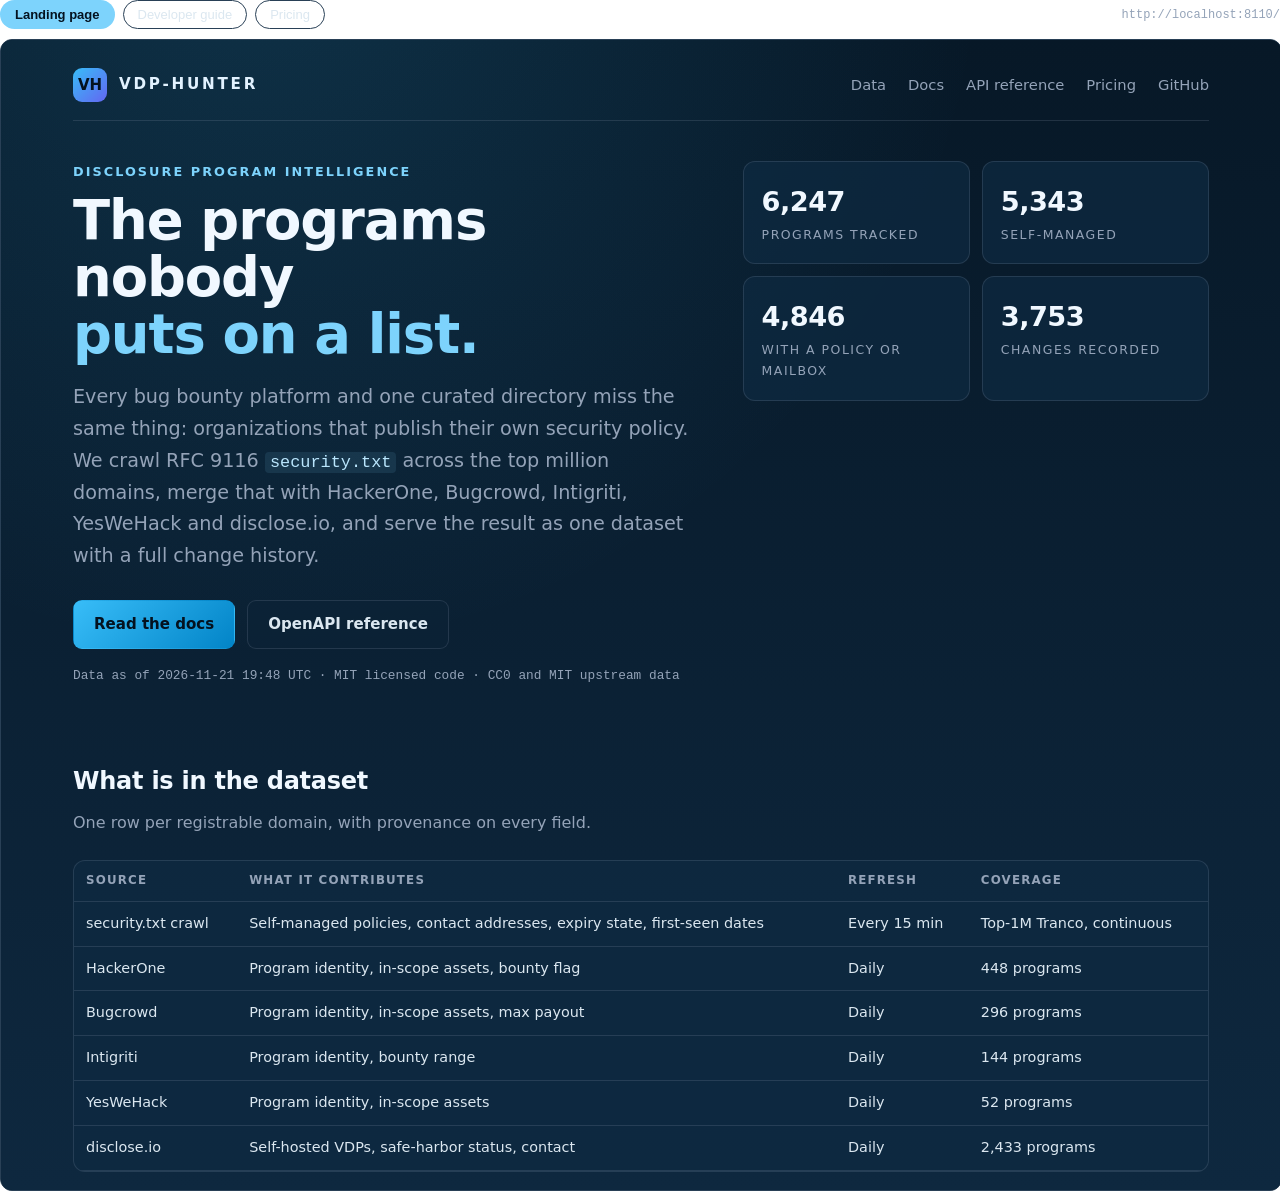
<file: preview.html>
<!doctype html>
<html><head><meta charset="utf-8"><style>
  body { margin:0; font-family: Inter, system-ui, sans-serif; color: var(--foreground, #dbe7f0); }
  .bar { display:flex; gap:8px; align-items:center; flex-wrap:wrap; margin:0 0 10px; }
  .tab { border:1px solid var(--border, #294056); background:transparent; color:inherit;
         padding:6px 14px; border-radius:999px; font-size:13px; cursor:pointer; }
  .tab[aria-selected="true"] { background: var(--accent, #7dd3fc); color:#04121f; border-color:transparent; font-weight:600; }
  .url { margin-left:auto; font:12px ui-monospace, monospace; color: var(--muted-foreground, #94a3b8); }
  iframe { width:100%; height:1150px; border:1px solid var(--border, #294056); border-radius:12px; background:#071827; }
</style></head>
<body>
  <div class="bar" id="bar"></div>
  <iframe id="frame" title="preview"></iframe>
<script>
const pages = {"landing": "<!DOCTYPE html>\n<html lang=\"en\">\n<head>\n<meta charset=\"utf-8\">\n<meta name=\"viewport\" content=\"width=device-width, initial-scale=1\">\n<title>vdp-hunter \u00b7 vulnerability disclosure programs, with change history</title>\n<meta name=\"description\" content=\"Continuously discovered vulnerability disclosure and bug bounty programs, merged from HackerOne, Bugcrowd, Intigriti, YesWeHack, disclose.io and a live RFC 9116 security.txt crawl. REST API with full change history.\">\n<style>\n:root {\n  color-scheme: dark;\n  font-family: Inter, system-ui, -apple-system, BlinkMacSystemFont, \"Segoe UI\", sans-serif;\n  --bg-0: #071827;\n  --bg-1: #0e283f;\n  --panel: rgba(15, 42, 66, 0.72);\n  --panel-solid: #0d2437;\n  --line: rgba(148, 163, 184, 0.18);\n  --text: #dbe7f0;\n  --muted: #94a3b8;\n  --accent: #7dd3fc;\n  --accent-2: #38bdf8;\n  --good: #4ade80;\n  --warn: #fbbf24;\n  --bad: #f87171;\n  --mono: \"SFMono-Regular\", ui-monospace, \"JetBrains Mono\", Menlo, Consolas, monospace;\n  color: var(--text);\n  background: var(--bg-0);\n  line-height: 1.65;\n}\n\n* { box-sizing: border-box; }\n\nbody {\n  margin: 0;\n  min-height: 100vh;\n  background:\n    radial-gradient(circle at 20% -10%, rgba(56, 189, 248, 0.16) 0%, transparent 45%),\n    linear-gradient(180deg, var(--bg-0) 0%, var(--bg-1) 100%);\n  background-attachment: fixed;\n}\n\na { color: var(--accent); text-decoration: none; }\na:hover { color: #bae6fd; text-decoration: underline; }\n\n.shell { max-width: 1180px; margin: 0 auto; padding: 28px 22px 64px; }\n\n.topbar {\n  display: flex; align-items: center; justify-content: space-between;\n  gap: 24px; padding-bottom: 18px; margin-bottom: 40px;\n  border-bottom: 1px solid var(--line);\n}\n.brand { display: flex; align-items: center; gap: 12px; }\n.brand-mark {\n  width: 34px; height: 34px; border-radius: 9px;\n  background: linear-gradient(135deg, var(--accent-2), #6366f1);\n  display: grid; place-items: center; font-weight: 800; color: #04121f; font-size: 15px;\n}\n.brand-name {\n  font-weight: 800; letter-spacing: 0.18em; text-transform: uppercase;\n  font-size: 0.95rem; color: #e2f2ff;\n}\nnav { display: flex; gap: 22px; flex-wrap: wrap; font-size: 0.92rem; }\nnav a { color: var(--muted); }\nnav a:hover { color: var(--accent); text-decoration: none; }\n\n.eyebrow {\n  margin: 0 0 10px; color: var(--accent); font-size: 0.8rem; font-weight: 700;\n  letter-spacing: 0.16em; text-transform: uppercase;\n}\nh1 {\n  margin: 0; font-size: clamp(2.1rem, 4.4vw, 3.4rem); line-height: 1.05;\n  letter-spacing: -0.02em; color: #f1f8ff;\n}\nh1 .accent { color: var(--accent); }\n.lede { margin: 18px 0 0; font-size: clamp(1rem, 1.6vw, 1.2rem); color: var(--muted); max-width: 62ch; }\n\n.hero { display: grid; grid-template-columns: 1.35fr 1fr; gap: 40px; align-items: start; }\n@media (max-width: 900px) { .hero { grid-template-columns: 1fr; } }\n\n.cta-row { display: flex; gap: 12px; flex-wrap: wrap; margin-top: 28px; }\n.btn {\n  display: inline-block; padding: 11px 20px; border-radius: 9px; font-weight: 600;\n  font-size: 0.94rem; border: 1px solid transparent; transition: transform .12s ease;\n}\n.btn:hover { transform: translateY(-1px); text-decoration: none; }\n.btn-primary { background: linear-gradient(135deg, var(--accent-2), #0284c7); color: #04121f; }\n.btn-ghost { border-color: var(--line); color: var(--text); background: rgba(13, 36, 55, 0.6); }\n\n.stat-grid { display: grid; grid-template-columns: 1fr 1fr; gap: 12px; }\n.stat {\n  background: var(--panel); border: 1px solid var(--line); border-radius: 12px; padding: 18px;\n}\n.stat .n { font-size: 1.7rem; font-weight: 700; color: #f1f8ff; letter-spacing: -0.02em; }\n.stat .l { font-size: 0.78rem; text-transform: uppercase; letter-spacing: 0.12em; color: var(--muted); }\n\nsection { margin-top: 64px; }\nh2 { font-size: 1.5rem; margin: 0 0 8px; letter-spacing: -0.01em; color: #f1f8ff; }\nh2 + p.sub { margin: 0 0 24px; color: var(--muted); }\n\n.cards { display: grid; grid-template-columns: repeat(auto-fit, minmax(250px, 1fr)); gap: 16px; }\n.card {\n  background: var(--panel); border: 1px solid var(--line); border-radius: 12px; padding: 20px;\n}\n.card h3 { margin: 0 0 8px; font-size: 1.02rem; color: #e2f2ff; }\n.card p { margin: 0; color: var(--muted); font-size: 0.94rem; }\n.card .tag {\n  display: inline-block; margin-bottom: 10px; font-size: 0.7rem; letter-spacing: 0.12em;\n  text-transform: uppercase; color: var(--accent); border: 1px solid rgba(125, 211, 252, 0.35);\n  border-radius: 999px; padding: 2px 9px;\n}\n\ntable { width: 100%; border-collapse: collapse; font-size: 0.9rem; }\nth, td { text-align: left; padding: 10px 12px; border-bottom: 1px solid var(--line); vertical-align: top; }\nth { color: var(--muted); font-size: 0.74rem; text-transform: uppercase; letter-spacing: 0.1em; font-weight: 600; }\ntbody tr:hover { background: rgba(125, 211, 252, 0.04); }\n.table-wrap { border: 1px solid var(--line); border-radius: 12px; overflow: hidden; background: var(--panel); }\n\npre {\n  background: #06121e; border: 1px solid var(--line); border-radius: 12px;\n  padding: 16px 18px; overflow-x: auto; font-family: var(--mono); font-size: 0.86rem;\n  line-height: 1.55; color: #cfe8f7;\n}\ncode { font-family: var(--mono); font-size: 0.88em; color: #bae6fd; }\np code, li code, td code { background: rgba(125, 211, 252, 0.1); padding: 1px 5px; border-radius: 4px; }\n\n.pill { display: inline-block; padding: 2px 9px; border-radius: 999px; font-size: 0.72rem; font-weight: 600; }\n.pill-good { background: rgba(74, 222, 128, 0.12); color: var(--good); }\n.pill-warn { background: rgba(251, 191, 36, 0.12); color: var(--warn); }\n.pill-bad { background: rgba(248, 113, 113, 0.12); color: var(--bad); }\n.pill-neutral { background: rgba(148, 163, 184, 0.12); color: var(--muted); }\n\n.price-grid { display: grid; grid-template-columns: repeat(auto-fit, minmax(240px, 1fr)); gap: 16px; }\n.price { background: var(--panel); border: 1px solid var(--line); border-radius: 14px; padding: 22px; }\n.price.featured { border-color: rgba(125, 211, 252, 0.5); box-shadow: 0 0 0 1px rgba(125, 211, 252, 0.15); }\n.price .amount { font-size: 2rem; font-weight: 700; color: #f1f8ff; margin: 6px 0 2px; }\n.price .amount span { font-size: 0.85rem; color: var(--muted); font-weight: 500; }\n.price ul { padding-left: 18px; color: var(--muted); font-size: 0.92rem; }\n.price li { margin: 6px 0; }\n\n.note {\n  border-left: 3px solid var(--accent-2); background: rgba(56, 189, 248, 0.07);\n  padding: 12px 16px; border-radius: 0 8px 8px 0; color: var(--muted); font-size: 0.92rem;\n}\n\nfooter {\n  margin-top: 72px; padding-top: 22px; border-top: 1px solid var(--line);\n  display: flex; justify-content: space-between; gap: 18px; flex-wrap: wrap;\n  color: var(--muted); font-size: 0.84rem;\n}\n.mono-small { font-family: var(--mono); font-size: 0.8rem; color: var(--muted); }\n\n.doc-nav { display: flex; gap: 10px; flex-wrap: wrap; margin-bottom: 26px; }\n.doc-nav a {\n  border: 1px solid var(--line); border-radius: 999px; padding: 4px 12px;\n  font-size: 0.82rem; color: var(--muted); background: rgba(13, 36, 55, 0.6);\n}\n.doc-nav a:hover { color: var(--accent); text-decoration: none; border-color: rgba(125, 211, 252, 0.4); }\n\n</style>\n</head>\n<body>\n<div class=\"shell\">\n\n  <header class=\"topbar\">\n    <div class=\"brand\">\n      <div class=\"brand-mark\">VH</div>\n      <div class=\"brand-name\">vdp-hunter</div>\n    </div>\n    <nav>\n      <a href=\"#data\">Data</a>\n      <a href=\"/guide\">Docs</a>\n      <a href=\"/docs\">API reference</a>\n      <a href=\"/pricing\">Pricing</a>\n      <a href=\"https://github.com/RuneStone0/vdp-hunter\">GitHub</a>\n    </nav>\n  </header>\n\n  <section class=\"hero\" style=\"margin-top:0\">\n    <div>\n      <p class=\"eyebrow\">Disclosure program intelligence</p>\n      <h1>The programs nobody<br><span class=\"accent\">puts on a list.</span></h1>\n      <p class=\"lede\">\n        Every bug bounty platform and one curated directory miss the same thing: organizations\n        that publish their own security policy. We crawl RFC 9116 <code>security.txt</code> across\n        the top million domains, merge that with HackerOne, Bugcrowd, Intigriti, YesWeHack and\n        disclose.io, and serve the result as one dataset with a full change history.\n      </p>\n      <div class=\"cta-row\">\n        <a class=\"btn btn-primary\" href=\"/guide\">Read the docs</a>\n        <a class=\"btn btn-ghost\" href=\"/docs\">OpenAPI reference</a>\n      </div>\n      <p class=\"mono-small\" style=\"margin-top:16px\">Data as of 2026-11-21 19:48 UTC \u00b7 MIT licensed code \u00b7 CC0 and MIT upstream data</p>\n    </div>\n    <div class=\"stat-grid\">\n      <div class=\"stat\"><div class=\"n\">6,247</div><div class=\"l\">Programs tracked</div></div>\n      <div class=\"stat\"><div class=\"n\">5,343</div><div class=\"l\">Self-managed</div></div>\n      <div class=\"stat\"><div class=\"n\">4,846</div><div class=\"l\">With a policy or mailbox</div></div>\n      <div class=\"stat\"><div class=\"n\">3,753</div><div class=\"l\">Changes recorded</div></div>\n    </div>\n  </section>\n\n  <section id=\"data\">\n    <h2>What is in the dataset</h2>\n    <p class=\"sub\">One row per registrable domain, with provenance on every field.</p>\n    <div class=\"table-wrap\">\n      <table>\n        <thead><tr><th>Source</th><th>What it contributes</th><th>Refresh</th><th>Coverage</th></tr></thead>\n        <tbody>\n          <tr><td>security.txt crawl</td><td>Self-managed policies, contact addresses, expiry state, first-seen dates</td><td>Every 15 min</td><td>Top-1M Tranco, continuous</td></tr>\n          <tr><td>HackerOne</td><td>Program identity, in-scope assets, bounty flag</td><td>Daily</td><td>448 programs</td></tr>\n          <tr><td>Bugcrowd</td><td>Program identity, in-scope assets, max payout</td><td>Daily</td><td>296 programs</td></tr>\n          <tr><td>Intigriti</td><td>Program identity, bounty range</td><td>Daily</td><td>144 programs</td></tr>\n          <tr><td>YesWeHack</td><td>Program identity, in-scope assets</td><td>Daily</td><td>52 programs</td></tr>\n          <tr><td>disclose.io</td><td>Self-hosted VDPs, safe-harbor status, contact</td><td>Daily</td><td>2,433 programs</td></tr>\n        </tbody>\n      </table>\n    </div>\n  </section>\n\n  <section>\n    <h2>Why teams pay for this</h2>\n    <p class=\"sub\">The delta is the product. A list tells you what exists today; a change feed tells you what appeared last night.</p>\n    <div class=\"cards\">\n      <div class=\"card\">\n        <span class=\"tag\">Discovery</span>\n        <h3>Programs beyond the platforms</h3>\n        <p>A large share of organizations that accept reports never join a platform. If they publish a security.txt, they are in this dataset, with the address to write to.</p>\n      </div>\n      <div class=\"card\">\n        <span class=\"tag\">Change history</span>\n        <h3>Every add, removal and edit</h3>\n        <p><code>GET /v1/changes?since=</code> returns added, removed and changed rows with before and after values, so a monitor polls a few hundred bytes instead of pulling the full set.</p>\n      </div>\n      <div class=\"card\">\n        <span class=\"tag\">Attribution</span>\n        <h3>Know where a fact came from</h3>\n        <p>Each row carries its sources, whether the record came over a verified TLS chain, and the expiry state of the underlying policy file.</p>\n      </div>\n    </div>\n  </section>\n\n  <section>\n    <h2>Quick start</h2>\n    <p class=\"sub\">One header, one endpoint. JSON in, JSON out.</p>\n<pre>curl -s \"$VDP_BASE/v1/changes?since=2026-11-21T00:00:00Z&amp;kind=added\" \\\n  -H \"X-API-Key: $VDP_KEY\"</pre>\n<pre>{\n  \"data\": [\n    {\n      \"id\": 412,\n      \"ts\": \"2026-11-21T16:15:03+00:00\",\n      \"kind\": \"added\",\n      \"domain\": \"anthropic.com\",\n      \"after\": { \"policy\": \"https://www.anthropic.com/responsible-disclosure-policy\",\n                 \"expiry\": \"valid\", \"sources\": [\"securitytxt\"] }\n    }\n  ],\n  \"meta\": { \"count\": 1, \"total\": 1, \"has_more\": false, \"generated_at\": \"2026-11-21T16:20:00+00:00\" }\n}</pre>\n    <p class=\"note\">Full schema, filters, pagination and error codes are in the <a href=\"/guide\">developer guide</a>. The machine-readable contract is at <a href=\"/openapi.json\">/openapi.json</a>.</p>\n  </section>\n\n  <section>\n    <h2>Pricing</h2>\n    <p class=\"sub\">Free tier for evaluation and research. Paid tiers for production traffic and history depth.</p>\n    <div class=\"price-grid\">\n      <div class=\"price\">\n        <h3>Free</h3>\n        <div class=\"amount\">$0</div>\n        <ul><li>120 requests / minute</li><li>Current dataset</li><li>30 days of change history</li><li>Community support</li></ul>\n        <a class=\"btn btn-ghost\" href=\"/pricing\">Request a key</a>\n      </div>\n      <div class=\"price featured\">\n        <h3>Pro</h3>\n        <div class=\"amount\">$99<span> / month</span></div>\n        <ul><li>2,000 requests / minute</li><li>Full change history</li><li>Bulk export and CSV</li><li>Email support, 1 business day</li></ul>\n        <a class=\"btn btn-primary\" href=\"/pricing\">Start with Pro</a>\n      </div>\n      <div class=\"price\">\n        <h3>Enterprise</h3>\n        <div class=\"amount\">Talk to us</div>\n        <ul><li>Custom crawl scope</li><li>Webhooks on new programs</li><li>Historical backfill</li><li>SLA and named contact</li></ul>\n        <a class=\"btn btn-ghost\" href=\"/pricing\">Contact</a>\n      </div>\n    </div>\n  </section>\n\n  <footer>\n    <div>vdp-hunter \u00b7 data refreshed continuously \u00b7 <a href=\"/guide\">docs</a> \u00b7 <a href=\"/openapi.json\">openapi</a></div>\n    <div>Sources: HackerOne, Bugcrowd, Intigriti, YesWeHack, disclose.io, RFC 9116 crawl</div>\n  </footer>\n</div>\n</body>\n</html>\n", "guide": "<!DOCTYPE html>\n<html lang=\"en\">\n<head>\n<meta charset=\"utf-8\">\n<meta name=\"viewport\" content=\"width=device-width, initial-scale=1\">\n<title>vdp-hunter \u00b7 developer guide</title>\n<meta name=\"description\" content=\"Developer guide for the vdp-hunter API: authentication, endpoints, filters, pagination, change feed and error codes.\">\n<style>\n:root {\n  color-scheme: dark;\n  font-family: Inter, system-ui, -apple-system, BlinkMacSystemFont, \"Segoe UI\", sans-serif;\n  --bg-0: #071827;\n  --bg-1: #0e283f;\n  --panel: rgba(15, 42, 66, 0.72);\n  --panel-solid: #0d2437;\n  --line: rgba(148, 163, 184, 0.18);\n  --text: #dbe7f0;\n  --muted: #94a3b8;\n  --accent: #7dd3fc;\n  --accent-2: #38bdf8;\n  --good: #4ade80;\n  --warn: #fbbf24;\n  --bad: #f87171;\n  --mono: \"SFMono-Regular\", ui-monospace, \"JetBrains Mono\", Menlo, Consolas, monospace;\n  color: var(--text);\n  background: var(--bg-0);\n  line-height: 1.65;\n}\n\n* { box-sizing: border-box; }\n\nbody {\n  margin: 0;\n  min-height: 100vh;\n  background:\n    radial-gradient(circle at 20% -10%, rgba(56, 189, 248, 0.16) 0%, transparent 45%),\n    linear-gradient(180deg, var(--bg-0) 0%, var(--bg-1) 100%);\n  background-attachment: fixed;\n}\n\na { color: var(--accent); text-decoration: none; }\na:hover { color: #bae6fd; text-decoration: underline; }\n\n.shell { max-width: 1180px; margin: 0 auto; padding: 28px 22px 64px; }\n\n.topbar {\n  display: flex; align-items: center; justify-content: space-between;\n  gap: 24px; padding-bottom: 18px; margin-bottom: 40px;\n  border-bottom: 1px solid var(--line);\n}\n.brand { display: flex; align-items: center; gap: 12px; }\n.brand-mark {\n  width: 34px; height: 34px; border-radius: 9px;\n  background: linear-gradient(135deg, var(--accent-2), #6366f1);\n  display: grid; place-items: center; font-weight: 800; color: #04121f; font-size: 15px;\n}\n.brand-name {\n  font-weight: 800; letter-spacing: 0.18em; text-transform: uppercase;\n  font-size: 0.95rem; color: #e2f2ff;\n}\nnav { display: flex; gap: 22px; flex-wrap: wrap; font-size: 0.92rem; }\nnav a { color: var(--muted); }\nnav a:hover { color: var(--accent); text-decoration: none; }\n\n.eyebrow {\n  margin: 0 0 10px; color: var(--accent); font-size: 0.8rem; font-weight: 700;\n  letter-spacing: 0.16em; text-transform: uppercase;\n}\nh1 {\n  margin: 0; font-size: clamp(2.1rem, 4.4vw, 3.4rem); line-height: 1.05;\n  letter-spacing: -0.02em; color: #f1f8ff;\n}\nh1 .accent { color: var(--accent); }\n.lede { margin: 18px 0 0; font-size: clamp(1rem, 1.6vw, 1.2rem); color: var(--muted); max-width: 62ch; }\n\n.hero { display: grid; grid-template-columns: 1.35fr 1fr; gap: 40px; align-items: start; }\n@media (max-width: 900px) { .hero { grid-template-columns: 1fr; } }\n\n.cta-row { display: flex; gap: 12px; flex-wrap: wrap; margin-top: 28px; }\n.btn {\n  display: inline-block; padding: 11px 20px; border-radius: 9px; font-weight: 600;\n  font-size: 0.94rem; border: 1px solid transparent; transition: transform .12s ease;\n}\n.btn:hover { transform: translateY(-1px); text-decoration: none; }\n.btn-primary { background: linear-gradient(135deg, var(--accent-2), #0284c7); color: #04121f; }\n.btn-ghost { border-color: var(--line); color: var(--text); background: rgba(13, 36, 55, 0.6); }\n\n.stat-grid { display: grid; grid-template-columns: 1fr 1fr; gap: 12px; }\n.stat {\n  background: var(--panel); border: 1px solid var(--line); border-radius: 12px; padding: 18px;\n}\n.stat .n { font-size: 1.7rem; font-weight: 700; color: #f1f8ff; letter-spacing: -0.02em; }\n.stat .l { font-size: 0.78rem; text-transform: uppercase; letter-spacing: 0.12em; color: var(--muted); }\n\nsection { margin-top: 64px; }\nh2 { font-size: 1.5rem; margin: 0 0 8px; letter-spacing: -0.01em; color: #f1f8ff; }\nh2 + p.sub { margin: 0 0 24px; color: var(--muted); }\n\n.cards { display: grid; grid-template-columns: repeat(auto-fit, minmax(250px, 1fr)); gap: 16px; }\n.card {\n  background: var(--panel); border: 1px solid var(--line); border-radius: 12px; padding: 20px;\n}\n.card h3 { margin: 0 0 8px; font-size: 1.02rem; color: #e2f2ff; }\n.card p { margin: 0; color: var(--muted); font-size: 0.94rem; }\n.card .tag {\n  display: inline-block; margin-bottom: 10px; font-size: 0.7rem; letter-spacing: 0.12em;\n  text-transform: uppercase; color: var(--accent); border: 1px solid rgba(125, 211, 252, 0.35);\n  border-radius: 999px; padding: 2px 9px;\n}\n\ntable { width: 100%; border-collapse: collapse; font-size: 0.9rem; }\nth, td { text-align: left; padding: 10px 12px; border-bottom: 1px solid var(--line); vertical-align: top; }\nth { color: var(--muted); font-size: 0.74rem; text-transform: uppercase; letter-spacing: 0.1em; font-weight: 600; }\ntbody tr:hover { background: rgba(125, 211, 252, 0.04); }\n.table-wrap { border: 1px solid var(--line); border-radius: 12px; overflow: hidden; background: var(--panel); }\n\npre {\n  background: #06121e; border: 1px solid var(--line); border-radius: 12px;\n  padding: 16px 18px; overflow-x: auto; font-family: var(--mono); font-size: 0.86rem;\n  line-height: 1.55; color: #cfe8f7;\n}\ncode { font-family: var(--mono); font-size: 0.88em; color: #bae6fd; }\np code, li code, td code { background: rgba(125, 211, 252, 0.1); padding: 1px 5px; border-radius: 4px; }\n\n.pill { display: inline-block; padding: 2px 9px; border-radius: 999px; font-size: 0.72rem; font-weight: 600; }\n.pill-good { background: rgba(74, 222, 128, 0.12); color: var(--good); }\n.pill-warn { background: rgba(251, 191, 36, 0.12); color: var(--warn); }\n.pill-bad { background: rgba(248, 113, 113, 0.12); color: var(--bad); }\n.pill-neutral { background: rgba(148, 163, 184, 0.12); color: var(--muted); }\n\n.price-grid { display: grid; grid-template-columns: repeat(auto-fit, minmax(240px, 1fr)); gap: 16px; }\n.price { background: var(--panel); border: 1px solid var(--line); border-radius: 14px; padding: 22px; }\n.price.featured { border-color: rgba(125, 211, 252, 0.5); box-shadow: 0 0 0 1px rgba(125, 211, 252, 0.15); }\n.price .amount { font-size: 2rem; font-weight: 700; color: #f1f8ff; margin: 6px 0 2px; }\n.price .amount span { font-size: 0.85rem; color: var(--muted); font-weight: 500; }\n.price ul { padding-left: 18px; color: var(--muted); font-size: 0.92rem; }\n.price li { margin: 6px 0; }\n\n.note {\n  border-left: 3px solid var(--accent-2); background: rgba(56, 189, 248, 0.07);\n  padding: 12px 16px; border-radius: 0 8px 8px 0; color: var(--muted); font-size: 0.92rem;\n}\n\nfooter {\n  margin-top: 72px; padding-top: 22px; border-top: 1px solid var(--line);\n  display: flex; justify-content: space-between; gap: 18px; flex-wrap: wrap;\n  color: var(--muted); font-size: 0.84rem;\n}\n.mono-small { font-family: var(--mono); font-size: 0.8rem; color: var(--muted); }\n\n.doc-nav { display: flex; gap: 10px; flex-wrap: wrap; margin-bottom: 26px; }\n.doc-nav a {\n  border: 1px solid var(--line); border-radius: 999px; padding: 4px 12px;\n  font-size: 0.82rem; color: var(--muted); background: rgba(13, 36, 55, 0.6);\n}\n.doc-nav a:hover { color: var(--accent); text-decoration: none; border-color: rgba(125, 211, 252, 0.4); }\n\n</style>\n</head>\n<body>\n<div class=\"shell\">\n\n  <header class=\"topbar\">\n    <div class=\"brand\">\n      <div class=\"brand-mark\">VH</div>\n      <div class=\"brand-name\">vdp-hunter</div>\n    </div>\n    <nav>\n      <a href=\"/\">Home</a>\n      <a href=\"/guide\">Docs</a>\n      <a href=\"/docs\">API reference</a>\n      <a href=\"/pricing\">Pricing</a>\n      <a href=\"https://github.com/RuneStone0/vdp-hunter\">GitHub</a>\n    </nav>\n  </header>\n\n  <p class=\"eyebrow\">Developer guide</p>\n  <h1 style=\"font-size:clamp(1.8rem,3.4vw,2.6rem)\">Build on the dataset</h1>\n  <p class=\"lede\">Everything here is served as JSON over HTTPS with a single API key header. The\n  machine-readable contract lives at <a href=\"/openapi.json\">/openapi.json</a>; the interactive\n  reference is at <a href=\"/docs\">/docs</a>.</p>\n\n  <div class=\"doc-nav\" style=\"margin-top:26px\">\n    <a href=\"#base\">Base URL</a>\n    <a href=\"#auth\">Authentication</a>\n    <a href=\"#limits\">Rate limits</a>\n    <a href=\"#programs\">Programs</a>\n    <a href=\"#changes\">Change feed</a>\n    <a href=\"#model\">Data model</a>\n    <a href=\"#errors\">Errors</a>\n    <a href=\"#cadence\">Cadence</a>\n  </div>\n\n  <section id=\"base\" style=\"margin-top:36px\">\n    <h2>Base URL</h2>\n<pre>https://api.vdphunter.com          # hosted\nhttp://localhost:8110              # self-hosted from the repo</pre>\n    <p class=\"sub\">Every endpoint below is relative to the base URL. Responses are\n    <code>application/json; charset=utf-8</code>.</p>\n  </section>\n\n  <section id=\"auth\">\n    <h2>Authentication</h2>\n    <p class=\"sub\">Pass your key in the <code>X-API-Key</code> header. Keys are issued per\n    customer and tier; revoking a key takes effect immediately.</p>\n<pre>curl -s \"$BASE/v1/programs?limit=1\" -H \"X-API-Key: $VDP_KEY\"</pre>\n    <p class=\"sub\">Requests without a key return <code>401</code>. Requests above your tier's\n    limit return <code>429</code>. The <code>/health</code> endpoint and the documentation pages\n    need no key.</p>\n  </section>\n\n  <section id=\"limits\">\n    <h2>Rate limits</h2>\n    <div class=\"table-wrap\">\n      <table>\n        <thead><tr><th>Tier</th><th>Requests / minute</th><th>History</th><th>Bulk export</th></tr></thead>\n        <tbody>\n          <tr><td>Free</td><td>120</td><td>30 days</td><td>No</td></tr>\n          <tr><td>Pro</td><td>2,000</td><td>Full</td><td>Yes</td></tr>\n          <tr><td>Enterprise</td><td>Negotiated</td><td>Full, plus backfill</td><td>Yes, plus webhooks</td></tr>\n        </tbody>\n      </table>\n    </div>\n    <p class=\"sub\" style=\"margin-top:14px\">Limits are counted per key per wall-clock minute. Poll the\n    change feed once a minute rather than re-pulling <code>/v1/programs</code>.</p>\n  </section>\n\n  <section id=\"programs\">\n    <h2>Programs</h2>\n    <p class=\"sub\"><code>GET /v1/programs</code> searches the current dataset. All filters are optional\n    and combine with AND.</p>\n    <div class=\"table-wrap\">\n      <table>\n        <thead><tr><th>Parameter</th><th>Type</th><th>Notes</th></tr></thead>\n        <tbody>\n          <tr><td><code>q</code></td><td>string</td><td>Substring match on domain, name or policy URL</td></tr>\n          <tr><td><code>platform</code></td><td>enum</td><td><code>hackerone</code>, <code>bugcrowd</code>, <code>intigriti</code>, <code>yeswehack</code></td></tr>\n          <tr><td><code>source</code></td><td>enum</td><td><code>securitytxt</code>, <code>diodb</code>, or any platform id</td></tr>\n          <tr><td><code>bounty</code></td><td>enum</td><td><code>yes</code> = confirmed paying, <code>no</code> = unconfirmed or VDP-only</td></tr>\n          <tr><td><code>expiry</code></td><td>enum</td><td><code>valid</code>, <code>expired</code>, <code>missing</code> (security.txt Expires state)</td></tr>\n          <tr><td><code>limit</code></td><td>int</td><td>1 to 1,000, default 100</td></tr>\n          <tr><td><code>offset</code></td><td>int</td><td>Default 0</td></tr>\n          <tr><td><code>sort</code></td><td>enum</td><td><code>domain</code>, <code>expiry</code>, <code>expires_on</code>, <code>updated_at</code></td></tr>\n        </tbody>\n      </table>\n    </div>\n<pre>curl -s \"$BASE/v1/programs?expiry=valid&amp;bounty=yes&amp;limit=50\" -H \"X-API-Key: $VDP_KEY\"</pre>\n    <p class=\"sub\">Single record: <code>GET /v1/programs/{domain}</code>. The response includes the\n    program and its last 20 change records.</p>\n  </section>\n\n  <section id=\"changes\">\n    <h2>Change feed</h2>\n    <p class=\"sub\">The feed is append-only and ordered newest first. Use it for monitoring.</p>\n    <div class=\"table-wrap\">\n      <table>\n        <thead><tr><th>Parameter</th><th>Type</th><th>Notes</th></tr></thead>\n        <tbody>\n          <tr><td><code>since</code></td><td>ISO 8601</td><td>Rows with <code>ts &gt;= since</code>; timezone-aware</td></tr>\n          <tr><td><code>kind</code></td><td>enum</td><td><code>added</code>, <code>removed</code>, <code>changed</code></td></tr>\n          <tr><td><code>domain</code></td><td>string</td><td>History for one program</td></tr>\n          <tr><td><code>limit</code></td><td>int</td><td>1 to 1,000, default 200</td></tr>\n        </tbody>\n      </table>\n    </div>\n<pre>curl -s \"$BASE/v1/changes?since=2026-11-21T00:00:00Z&amp;kind=added\" -H \"X-API-Key: $VDP_KEY\"</pre>\n    <p class=\"sub\">Store the newest <code>ts</code> you have seen and pass it back next time.\n    <code>changed</code> rows carry the exact field names plus <code>before</code> and\n    <code>after</code> values.</p>\n  </section>\n\n  <section id=\"model\">\n    <h2>Data model</h2>\n    <div class=\"table-wrap\">\n      <table>\n        <thead><tr><th>Field</th><th>Type</th><th>Meaning</th></tr></thead>\n        <tbody>\n          <tr><td><code>domain</code></td><td>string</td><td>Registrable domain; the primary key</td></tr>\n          <tr><td><code>name</code></td><td>string</td><td>Organization or program name when known</td></tr>\n          <tr><td><code>sources</code></td><td>string[]</td><td>Which feeds contributed to this row</td></tr>\n          <tr><td><code>platforms</code></td><td>string[]</td><td>Platforms that list the org, if any</td></tr>\n          <tr><td><code>policy</code></td><td>string</td><td>Disclosure policy URL</td></tr>\n          <tr><td><code>emails</code></td><td>string[]</td><td>Contacts from the security.txt <code>Contact</code> field</td></tr>\n          <tr><td><code>expiry</code></td><td>enum</td><td><code>valid</code>, <code>expired</code>, <code>missing</code></td></tr>\n          <tr><td><code>offers_bounty</code></td><td>enum</td><td><code>yes</code>, <code>no</code>, <code>partial</code>, null when unknown</td></tr>\n          <tr><td><code>safe_harbor</code></td><td>string</td><td>disclose.io safe-harbor status</td></tr>\n          <tr><td><code>tls_verified</code></td><td>bool</td><td>Whether the security.txt was fetched over a verified chain; false means treat contacts as unverified</td></tr>\n          <tr><td><code>first_seen</code>, <code>last_seen</code></td><td>date</td><td>Snapshot dates</td></tr>\n          <tr><td><code>in_scope_domains</code></td><td>string[]</td><td>Up to 25 in-scope domains from platform data</td></tr>\n        </tbody>\n      </table>\n    </div>\n  </section>\n\n  <section id=\"errors\">\n    <h2>Errors</h2>\n    <p class=\"sub\">Errors return a JSON body with a <code>detail</code> string.</p>\n    <div class=\"table-wrap\">\n      <table>\n        <thead><tr><th>Status</th><th>When</th></tr></thead>\n        <tbody>\n          <tr><td><code>401</code></td><td>Missing, invalid or revoked key</td></tr>\n          <tr><td><code>403</code></td><td>Admin key required for <code>/admin/*</code></td></tr>\n          <tr><td><code>404</code></td><td>Unknown domain or change id</td></tr>\n          <tr><td><code>422</code></td><td>Parameter failed validation, for example a bad enum</td></tr>\n          <tr><td><code>429</code></td><td>Tier rate limit exceeded</td></tr>\n        </tbody>\n      </table>\n    </div>\n  </section>\n\n  <section id=\"cadence\">\n    <h2>Cadence and coverage</h2>\n    <p class=\"sub\">The scanner crawls the next Tranco slice every 15 minutes, rebuilds the merged\n    dataset, and records the diff. Upstream platform data refreshes daily. Coverage restarts at the\n    top of the list and wraps, so every domain is revisited.</p>\n    <p class=\"sub\">Current coverage and the last scan run are exposed at\n    <code>GET /v1/stats</code> and <code>GET /v1/runs</code>.</p>\n    <div class=\"note\">Historical depth shown here reflects the current tier. Enterprise accounts can\n    request a full backfill.</div>\n  </section>\n\n  <footer>\n    <div>vdp-hunter \u00b7 <a href=\"/openapi.json\">openapi.json</a> \u00b7 <a href=\"https://github.com/RuneStone0/vdp-hunter\">source</a></div>\n    <div>Questions: <a href=\"mailto:api@vdphunter.com\">api@vdphunter.com</a></div>\n  </footer>\n</div>\n</body>\n</html>\n", "pricing": "<!DOCTYPE html>\n<html lang=\"en\">\n<head>\n<meta charset=\"utf-8\">\n<meta name=\"viewport\" content=\"width=device-width, initial-scale=1\">\n<title>vdp-hunter \u00b7 pricing</title>\n<meta name=\"description\" content=\"vdp-hunter API pricing: free evaluation tier, Pro for production monitoring, Enterprise for custom scope and webhooks.\">\n<style>\n:root {\n  color-scheme: dark;\n  font-family: Inter, system-ui, -apple-system, BlinkMacSystemFont, \"Segoe UI\", sans-serif;\n  --bg-0: #071827;\n  --bg-1: #0e283f;\n  --panel: rgba(15, 42, 66, 0.72);\n  --panel-solid: #0d2437;\n  --line: rgba(148, 163, 184, 0.18);\n  --text: #dbe7f0;\n  --muted: #94a3b8;\n  --accent: #7dd3fc;\n  --accent-2: #38bdf8;\n  --good: #4ade80;\n  --warn: #fbbf24;\n  --bad: #f87171;\n  --mono: \"SFMono-Regular\", ui-monospace, \"JetBrains Mono\", Menlo, Consolas, monospace;\n  color: var(--text);\n  background: var(--bg-0);\n  line-height: 1.65;\n}\n\n* { box-sizing: border-box; }\n\nbody {\n  margin: 0;\n  min-height: 100vh;\n  background:\n    radial-gradient(circle at 20% -10%, rgba(56, 189, 248, 0.16) 0%, transparent 45%),\n    linear-gradient(180deg, var(--bg-0) 0%, var(--bg-1) 100%);\n  background-attachment: fixed;\n}\n\na { color: var(--accent); text-decoration: none; }\na:hover { color: #bae6fd; text-decoration: underline; }\n\n.shell { max-width: 1180px; margin: 0 auto; padding: 28px 22px 64px; }\n\n.topbar {\n  display: flex; align-items: center; justify-content: space-between;\n  gap: 24px; padding-bottom: 18px; margin-bottom: 40px;\n  border-bottom: 1px solid var(--line);\n}\n.brand { display: flex; align-items: center; gap: 12px; }\n.brand-mark {\n  width: 34px; height: 34px; border-radius: 9px;\n  background: linear-gradient(135deg, var(--accent-2), #6366f1);\n  display: grid; place-items: center; font-weight: 800; color: #04121f; font-size: 15px;\n}\n.brand-name {\n  font-weight: 800; letter-spacing: 0.18em; text-transform: uppercase;\n  font-size: 0.95rem; color: #e2f2ff;\n}\nnav { display: flex; gap: 22px; flex-wrap: wrap; font-size: 0.92rem; }\nnav a { color: var(--muted); }\nnav a:hover { color: var(--accent); text-decoration: none; }\n\n.eyebrow {\n  margin: 0 0 10px; color: var(--accent); font-size: 0.8rem; font-weight: 700;\n  letter-spacing: 0.16em; text-transform: uppercase;\n}\nh1 {\n  margin: 0; font-size: clamp(2.1rem, 4.4vw, 3.4rem); line-height: 1.05;\n  letter-spacing: -0.02em; color: #f1f8ff;\n}\nh1 .accent { color: var(--accent); }\n.lede { margin: 18px 0 0; font-size: clamp(1rem, 1.6vw, 1.2rem); color: var(--muted); max-width: 62ch; }\n\n.hero { display: grid; grid-template-columns: 1.35fr 1fr; gap: 40px; align-items: start; }\n@media (max-width: 900px) { .hero { grid-template-columns: 1fr; } }\n\n.cta-row { display: flex; gap: 12px; flex-wrap: wrap; margin-top: 28px; }\n.btn {\n  display: inline-block; padding: 11px 20px; border-radius: 9px; font-weight: 600;\n  font-size: 0.94rem; border: 1px solid transparent; transition: transform .12s ease;\n}\n.btn:hover { transform: translateY(-1px); text-decoration: none; }\n.btn-primary { background: linear-gradient(135deg, var(--accent-2), #0284c7); color: #04121f; }\n.btn-ghost { border-color: var(--line); color: var(--text); background: rgba(13, 36, 55, 0.6); }\n\n.stat-grid { display: grid; grid-template-columns: 1fr 1fr; gap: 12px; }\n.stat {\n  background: var(--panel); border: 1px solid var(--line); border-radius: 12px; padding: 18px;\n}\n.stat .n { font-size: 1.7rem; font-weight: 700; color: #f1f8ff; letter-spacing: -0.02em; }\n.stat .l { font-size: 0.78rem; text-transform: uppercase; letter-spacing: 0.12em; color: var(--muted); }\n\nsection { margin-top: 64px; }\nh2 { font-size: 1.5rem; margin: 0 0 8px; letter-spacing: -0.01em; color: #f1f8ff; }\nh2 + p.sub { margin: 0 0 24px; color: var(--muted); }\n\n.cards { display: grid; grid-template-columns: repeat(auto-fit, minmax(250px, 1fr)); gap: 16px; }\n.card {\n  background: var(--panel); border: 1px solid var(--line); border-radius: 12px; padding: 20px;\n}\n.card h3 { margin: 0 0 8px; font-size: 1.02rem; color: #e2f2ff; }\n.card p { margin: 0; color: var(--muted); font-size: 0.94rem; }\n.card .tag {\n  display: inline-block; margin-bottom: 10px; font-size: 0.7rem; letter-spacing: 0.12em;\n  text-transform: uppercase; color: var(--accent); border: 1px solid rgba(125, 211, 252, 0.35);\n  border-radius: 999px; padding: 2px 9px;\n}\n\ntable { width: 100%; border-collapse: collapse; font-size: 0.9rem; }\nth, td { text-align: left; padding: 10px 12px; border-bottom: 1px solid var(--line); vertical-align: top; }\nth { color: var(--muted); font-size: 0.74rem; text-transform: uppercase; letter-spacing: 0.1em; font-weight: 600; }\ntbody tr:hover { background: rgba(125, 211, 252, 0.04); }\n.table-wrap { border: 1px solid var(--line); border-radius: 12px; overflow: hidden; background: var(--panel); }\n\npre {\n  background: #06121e; border: 1px solid var(--line); border-radius: 12px;\n  padding: 16px 18px; overflow-x: auto; font-family: var(--mono); font-size: 0.86rem;\n  line-height: 1.55; color: #cfe8f7;\n}\ncode { font-family: var(--mono); font-size: 0.88em; color: #bae6fd; }\np code, li code, td code { background: rgba(125, 211, 252, 0.1); padding: 1px 5px; border-radius: 4px; }\n\n.pill { display: inline-block; padding: 2px 9px; border-radius: 999px; font-size: 0.72rem; font-weight: 600; }\n.pill-good { background: rgba(74, 222, 128, 0.12); color: var(--good); }\n.pill-warn { background: rgba(251, 191, 36, 0.12); color: var(--warn); }\n.pill-bad { background: rgba(248, 113, 113, 0.12); color: var(--bad); }\n.pill-neutral { background: rgba(148, 163, 184, 0.12); color: var(--muted); }\n\n.price-grid { display: grid; grid-template-columns: repeat(auto-fit, minmax(240px, 1fr)); gap: 16px; }\n.price { background: var(--panel); border: 1px solid var(--line); border-radius: 14px; padding: 22px; }\n.price.featured { border-color: rgba(125, 211, 252, 0.5); box-shadow: 0 0 0 1px rgba(125, 211, 252, 0.15); }\n.price .amount { font-size: 2rem; font-weight: 700; color: #f1f8ff; margin: 6px 0 2px; }\n.price .amount span { font-size: 0.85rem; color: var(--muted); font-weight: 500; }\n.price ul { padding-left: 18px; color: var(--muted); font-size: 0.92rem; }\n.price li { margin: 6px 0; }\n\n.note {\n  border-left: 3px solid var(--accent-2); background: rgba(56, 189, 248, 0.07);\n  padding: 12px 16px; border-radius: 0 8px 8px 0; color: var(--muted); font-size: 0.92rem;\n}\n\nfooter {\n  margin-top: 72px; padding-top: 22px; border-top: 1px solid var(--line);\n  display: flex; justify-content: space-between; gap: 18px; flex-wrap: wrap;\n  color: var(--muted); font-size: 0.84rem;\n}\n.mono-small { font-family: var(--mono); font-size: 0.8rem; color: var(--muted); }\n\n.doc-nav { display: flex; gap: 10px; flex-wrap: wrap; margin-bottom: 26px; }\n.doc-nav a {\n  border: 1px solid var(--line); border-radius: 999px; padding: 4px 12px;\n  font-size: 0.82rem; color: var(--muted); background: rgba(13, 36, 55, 0.6);\n}\n.doc-nav a:hover { color: var(--accent); text-decoration: none; border-color: rgba(125, 211, 252, 0.4); }\n\n</style>\n</head>\n<body>\n<div class=\"shell\">\n\n  <header class=\"topbar\">\n    <div class=\"brand\">\n      <div class=\"brand-mark\">VH</div>\n      <div class=\"brand-name\">vdp-hunter</div>\n    </div>\n    <nav>\n      <a href=\"/\">Home</a>\n      <a href=\"/guide\">Docs</a>\n      <a href=\"/docs\">API reference</a>\n      <a href=\"/pricing\">Pricing</a>\n      <a href=\"https://github.com/RuneStone0/vdp-hunter\">GitHub</a>\n    </nav>\n  </header>\n\n  <p class=\"eyebrow\">Pricing</p>\n  <h1 style=\"font-size:clamp(1.8rem,3.4vw,2.6rem)\">Start free. Pay when it monitors for you.</h1>\n  <p class=\"lede\">The dataset is 6,247 programs and counting, refreshed continuously.\n  Keys are issued manually so we can keep abuse out and keep the crawl polite.</p>\n\n  <section>\n    <div class=\"price-grid\">\n      <div class=\"price\">\n        <h3>Free</h3>\n        <div class=\"amount\">$0</div>\n        <div class=\"mono-small\">Evaluation and research</div>\n        <ul>\n          <li>120 requests / minute</li>\n          <li>Current dataset, all filters</li>\n          <li>30 days of change history</li>\n          <li>Attribution: link to vdp-hunter</li>\n        </ul>\n        <a class=\"btn btn-ghost\" href=\"mailto:api@vdphunter.com?subject=vdp-hunter%20free%20key\">Request a key</a>\n      </div>\n      <div class=\"price featured\">\n        <h3>Pro</h3>\n        <div class=\"amount\">$99<span> / month</span></div>\n        <div class=\"mono-small\">Production monitoring</div>\n        <ul>\n          <li>2,000 requests / minute</li>\n          <li>Full change history</li>\n          <li>CSV and JSON bulk export</li>\n          <li>Email support, 1 business day</li>\n          <li>Commercial use</li>\n        </ul>\n        <a class=\"btn btn-primary\" href=\"mailto:api@vdphunter.com?subject=vdp-hunter%20Pro\">Start with Pro</a>\n      </div>\n      <div class=\"price\">\n        <h3>Enterprise</h3>\n        <div class=\"amount\">Talk to us</div>\n        <div class=\"mono-small\">Custom scope and SLAs</div>\n        <ul>\n          <li>Negotiated rate limits</li>\n          <li>Webhooks when a program appears</li>\n          <li>Custom crawl scope beyond Tranco</li>\n          <li>Historical backfill</li>\n          <li>Named contact, uptime SLA</li>\n        </ul>\n        <a class=\"btn btn-ghost\" href=\"mailto:api@vdphunter.com?subject=vdp-hunter%20Enterprise\">Contact us</a>\n      </div>\n    </div>\n  </section>\n\n  <section>\n    <h2>What every tier gets</h2>\n    <div class=\"table-wrap\">\n      <table>\n        <thead><tr><th>Capability</th><th>Free</th><th>Pro</th><th>Enterprise</th></tr></thead>\n        <tbody>\n          <tr><td>Programs endpoint with all filters</td><td class=\"pill pill-good\">Yes</td><td class=\"pill pill-good\">Yes</td><td class=\"pill pill-good\">Yes</td></tr>\n          <tr><td>Change feed</td><td>30 days</td><td>Full</td><td>Full + backfill</td></tr>\n          <tr><td>Per-program history</td><td>20 events</td><td>Full</td><td>Full</td></tr>\n          <tr><td>CSV export</td><td class=\"pill pill-bad\">No</td><td class=\"pill pill-good\">Yes</td><td class=\"pill pill-good\">Yes</td></tr>\n          <tr><td>Webhooks on new programs</td><td class=\"pill pill-bad\">No</td><td class=\"pill pill-bad\">No</td><td class=\"pill pill-good\">Yes</td></tr>\n          <tr><td>Commercial use</td><td>Attribution</td><td class=\"pill pill-good\">Yes</td><td class=\"pill pill-good\">Yes</td></tr>\n        </tbody>\n      </table>\n    </div>\n  </section>\n\n  <section>\n    <h2>Questions</h2>\n    <div class=\"cards\">\n      <div class=\"card\"><h3>How is the data sourced?</h3><p>Platform data comes from public program listings and the open bounty-targets-data feed. The self-managed layer comes from our own RFC 9116 crawl, which reads only files organizations publish for exactly this purpose. Sources are attributed on every row.</p></div>\n      <div class=\"card\"><h3>How fresh is it?</h3><p>The crawl runs continuously on a 15-minute cycle and upstream platform data refreshes daily. Each API response carries <code>generated_at</code> and the coverage position.</p></div>\n      <div class=\"card\"><h3>Can I self-host?</h3><p>Yes. The code is MIT licensed and the repo includes the crawler, the merge pipeline and this API. You supply your own crawl budget.</p></div>\n      <div class=\"card\"><h3>Do you offer refunds?</h3><p>Pro is monthly and cancellable any time. If the dataset is wrong for your use case within the first 14 days, we refund the month.</p></div>\n      <div class=\"card\"><h3>How do I get a key?</h3><p>Email us with your use case and expected volume. Keys are issued the same day during business hours.</p></div>\n      <div class=\"card\"><h3>Is there an SLA?</h3><p>Enterprise only. Pro targets 99.5% monthly uptime with no credit schedule.</p></div>\n    </div>\n  </section>\n\n  <footer>\n    <div>vdp-hunter \u00b7 <a href=\"/guide\">docs</a> \u00b7 <a href=\"/openapi.json\">openapi.json</a></div>\n    <div>Data as of 2026-11-21 19:48 UTC</div>\n  </footer>\n</div>\n</body>\n</html>\n"};
const titles = {"landing": "http://localhost:8110/", "guide": "http://localhost:8110/guide", "pricing": "http://localhost:8110/pricing"};
const frame = document.getElementById('frame');
const bar = document.getElementById('bar');
const url = document.createElement('span'); url.className='url';
Object.entries({landing:'Landing page', guide:'Developer guide', pricing:'Pricing'}).forEach(([k,label],i)=>{
  const b=document.createElement('button'); b.className='tab'; b.textContent=label;
  b.setAttribute('aria-selected', i===0 ? 'true':'false');
  b.onclick=()=>{ document.querySelectorAll('.tab').forEach(t=>t.setAttribute('aria-selected','false'));
                  b.setAttribute('aria-selected','true'); show(k); };
  bar.appendChild(b);
});
bar.appendChild(url);
function show(k){ frame.srcdoc = pages[k]; url.textContent = titles[k]; }
show('landing');
</script>
</body></html>
</file>
